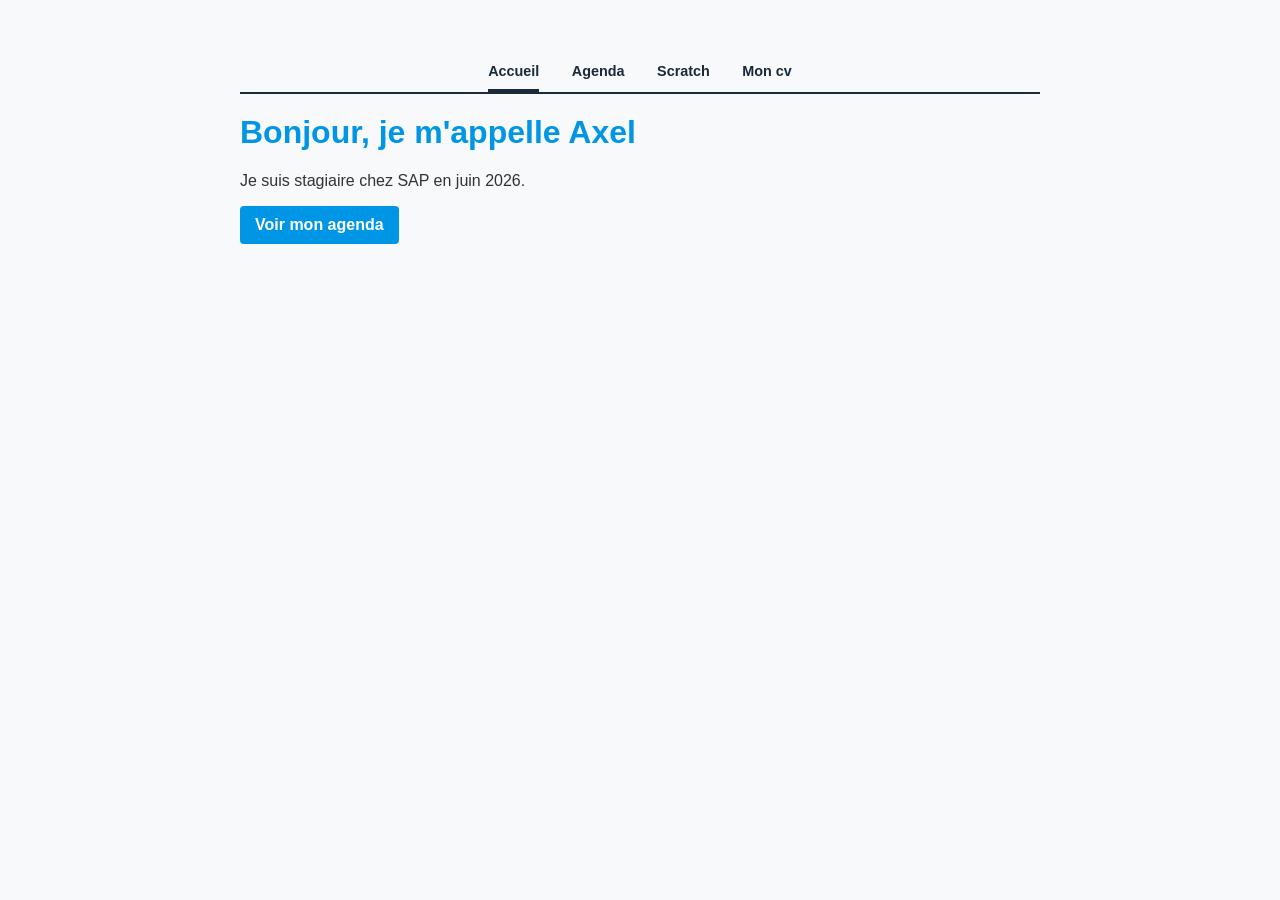
<file: index.html>
<!DOCTYPE html>
<html lang="fr">
<head>
  <meta charset="UTF-8">
  <title>Mon site du stage</title>
  <link rel="stylesheet" href="style.css">
</head>
<body>

  <main>
    <nav class="navbar">
    <a href="index.html" class="active">Accueil</a>
    <a href="agenda.html">Agenda</a>
    <a href="scratch.html">Scratch</a>
    <a href="cv.html">Mon cv</a>
  </nav>
    <h1>Bonjour, je m'appelle Axel</h1>
    <p>Je suis stagiaire chez SAP en juin 2026.</p>
    <a href="agenda.html" class="btn"> Voir mon agenda</a>
  </main>

</body>
</html>
</file>
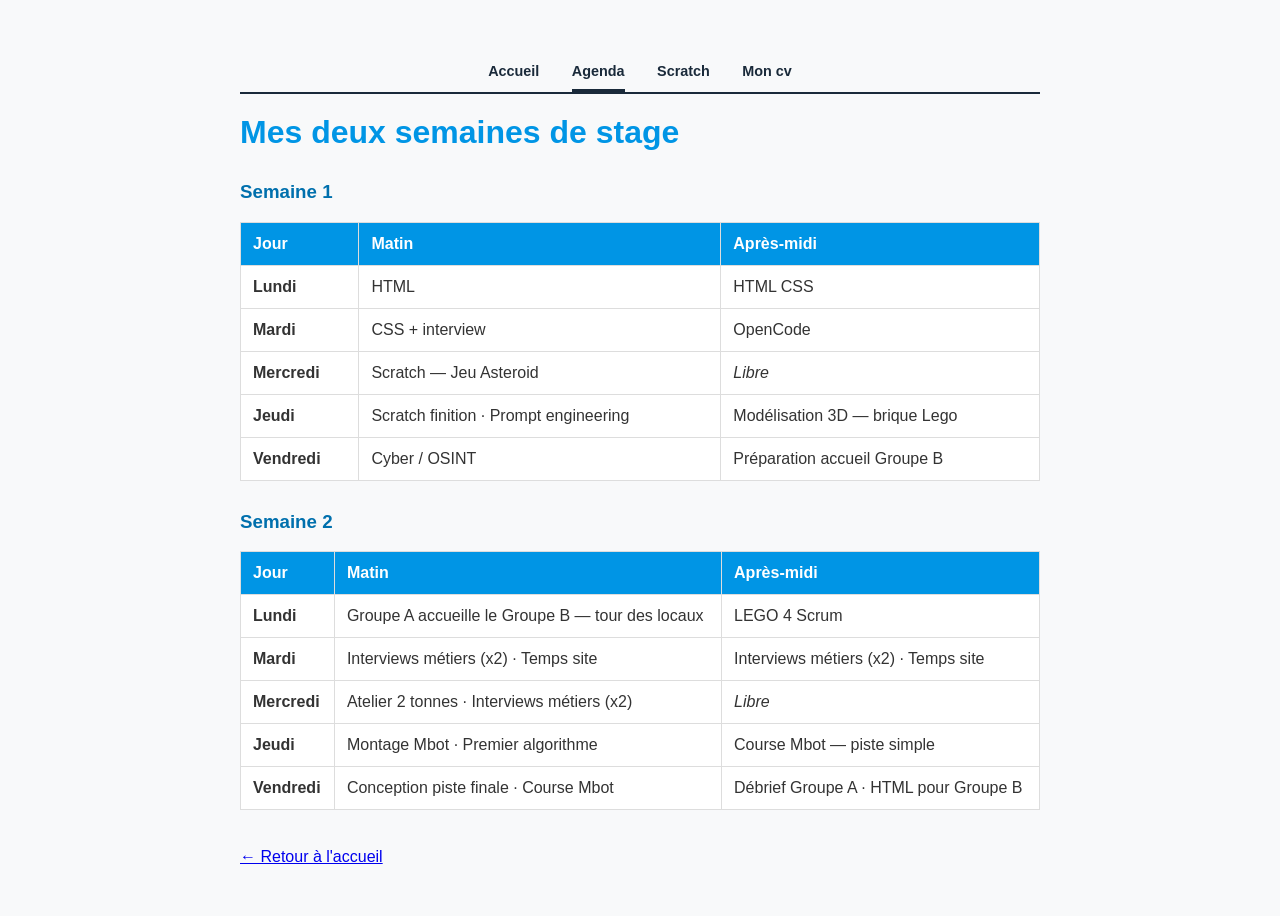
<file: agenda.html>
<!DOCTYPE html>
<html lang="fr">
<head>
  <meta charset="UTF-8">
  <title>Mon site - Agenda</title>
  <link rel="stylesheet" href="style.css">
</head>
<body>

  <main>
    <nav class="navbar">
    <a href="index.html">Accueil</a>
    <a href="agenda.html" class="active">Agenda</a>
    <a href="scratch.html">Scratch</a>
    <a href="cv.html">Mon cv</a>
  </nav>
    <h1>Mes deux semaines de stage</h1>

    <h3>Semaine 1</h3>
    <table>
      <tr>
        <th>Jour</th>
        <th>Matin</th>
        <th>Après-midi</th>
      </tr>
      <tr>
        <td><strong>Lundi</strong></td>
        <td>HTML</td>
        <td>HTML CSS</td>
      </tr>
      <tr>
        <td><strong>Mardi</strong></td>
        <td>CSS + interview</td>
        <td>OpenCode</td>
      </tr>
      <tr>
        <td><strong>Mercredi</strong></td>
        <td>Scratch — Jeu Asteroid</td>
        <td><em>Libre</em></td>
      </tr>
      <tr>
        <td><strong>Jeudi</strong></td>
        <td>Scratch finition · Prompt engineering</td>
        <td>Modélisation 3D — brique Lego</td>
      </tr>
      <tr>
        <td><strong>Vendredi</strong></td>
        <td>Cyber / OSINT</td>
        <td>Préparation accueil Groupe B</td>
      </tr>
    </table>

    <h3>Semaine 2</h3>
    <table>
      <tr>
        <th>Jour</th>
        <th>Matin</th>
        <th>Après-midi</th>
      </tr>
      <tr>
        <td><strong>Lundi</strong></td>
        <td>Groupe A accueille le Groupe B — tour des locaux</td>
        <td>LEGO 4 Scrum</td>
      </tr>
      <tr>
        <td><strong>Mardi</strong></td>
        <td>Interviews métiers (x2) · Temps site</td>
        <td>Interviews métiers (x2) · Temps site</td>
      </tr>
      <tr>
        <td><strong>Mercredi</strong></td>
        <td>Atelier 2 tonnes · Interviews métiers (x2)</td>
        <td><em>Libre</em></td>
      </tr>
      <tr>
        <td><strong>Jeudi</strong></td>
        <td>Montage Mbot · Premier algorithme</td>
        <td>Course Mbot — piste simple</td>
      </tr>
      <tr>
        <td><strong>Vendredi</strong></td>
        <td>Conception piste finale · Course Mbot</td>
        <td>Débrief Groupe A · HTML pour Groupe B</td>
      </tr>
    </table>

    <br>
    <a href="index.html" class="back-link">← Retour à l'accueil</a>
  </main>

</body>
</html>
</file>
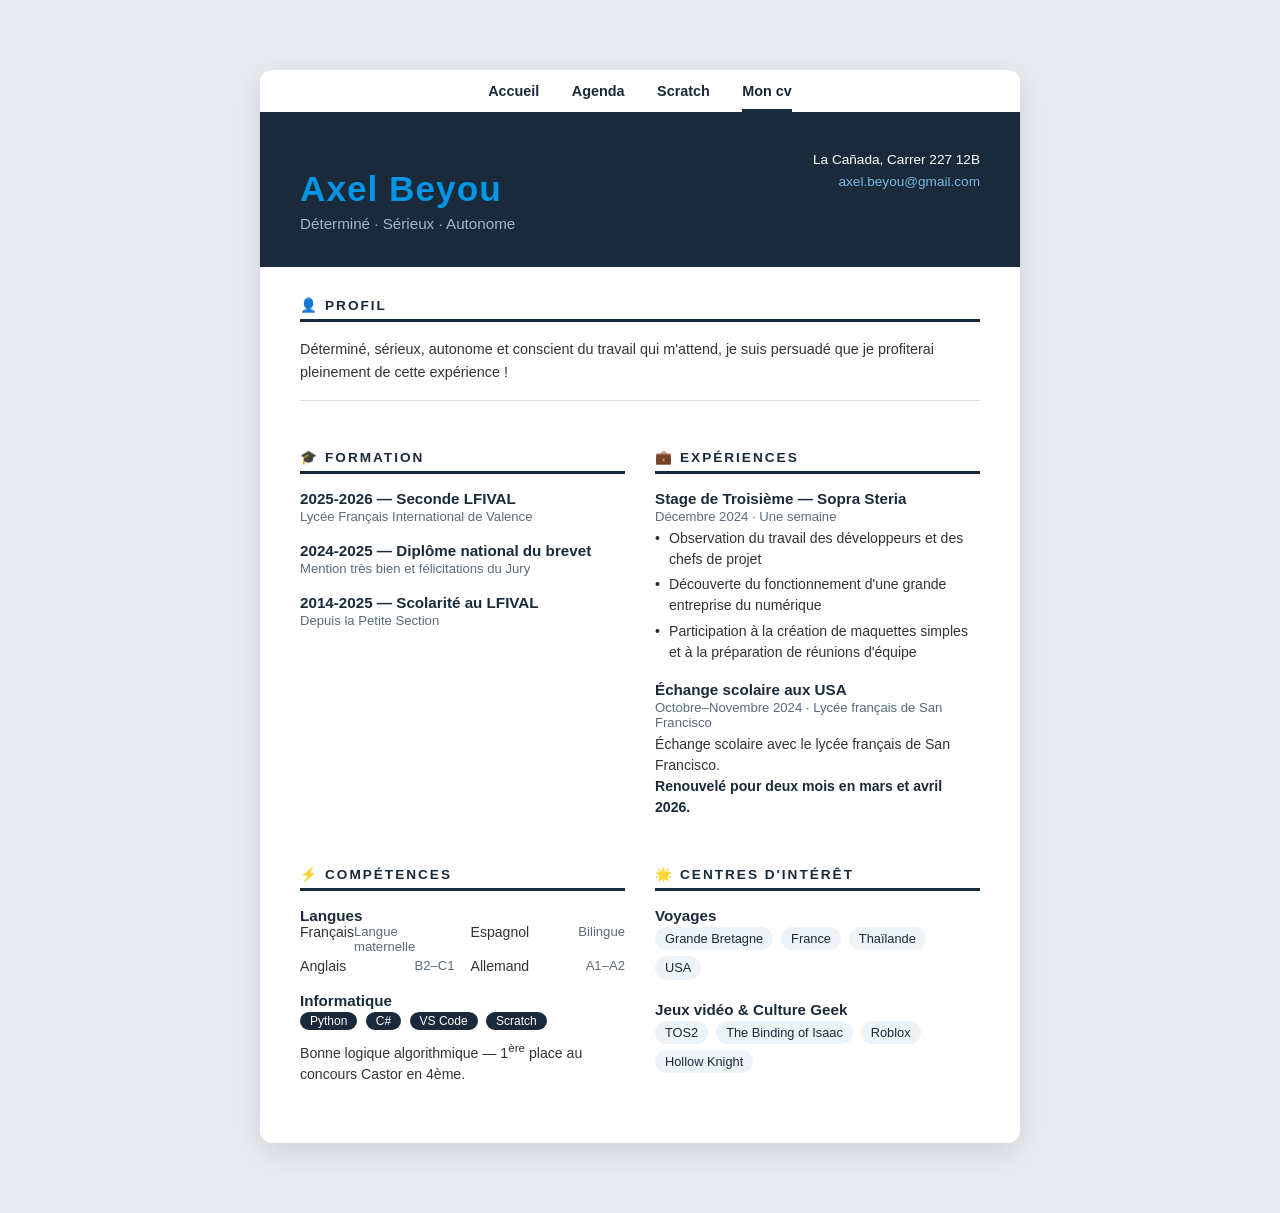
<file: cv.html>
<!DOCTYPE html>
<html lang="fr">
<head>
    <meta charset="UTF-8">
    <meta name="viewport" content="width=device-width, initial-scale=1.0">
    <title>CV - Axel Beyou</title>
    <link rel="stylesheet" href="style.css">
    <style>
        * { margin: 0; padding: 0; box-sizing: border-box; }
        body { font-family: 'Segoe UI', Tahoma, Geneva, Verdana, sans-serif; background: #e8ecf1; display: flex; justify-content: center; padding: 40px 20px; }
        .cv { max-width: 900px; width: 100%; background: #fff; border-radius: 12px; box-shadow: 0 8px 30px rgba(0,0,0,.12); overflow: hidden; }

        .header { background: #1a2a3a; color: #fff; padding: 35px 40px; display: flex; justify-content: space-between; align-items: flex-start; }
        .header h1 { font-size: 2.2rem; font-weight: 700; letter-spacing: 1px; }
        .header .subtitle { margin-top: 6px; font-size: .95rem; color: #a0b8cc; }
        .contact { text-align: right; font-size: .85rem; line-height: 1.6; }
        .contact a { color: #7ab8e0; text-decoration: none; }
        .contact a:hover { text-decoration: underline; }

        .body { padding: 30px 40px 40px; display: grid; grid-template-columns: 1fr 1fr; gap: 30px; }
        .section { break-inside: avoid; }
        .section h2 { font-size: .85rem; text-transform: uppercase; letter-spacing: 2px; color: #1a2a3a; border-bottom: 3px solid #1a2a3a; padding-bottom: 6px; margin-bottom: 16px; }
        .section h2 .icon { margin-right: 6px; }

        .entry { margin-bottom: 18px; }
        .entry-title { font-weight: 700; font-size: .95rem; color: #1a2a3a; }
        .entry-sub { font-size: .82rem; color: #5a6a7a; margin: 2px 0 4px; }
        .entry-desc { font-size: .88rem; line-height: 1.5; color: #333; }
        .entry-desc ul { list-style: none; padding-left: 0; }
        .entry-desc li { position: relative; padding-left: 14px; margin-bottom: 4px; }
        .entry-desc li::before { content: "•"; position: absolute; left: 0; color: #1a2a3a; }

        .badge { display: inline-block; background: #eef3f8; color: #1a2a3a; font-size: .8rem; padding: 2px 10px; border-radius: 20px; margin: 3px 4px 3px 0; }
        .tag { display: inline-block; background: #1a2a3a; color: #fff; font-size: .75rem; padding: 2px 10px; border-radius: 20px; margin: 3px 4px 3px 0; }
        .highlight { font-weight: 600; color: #1a2a3a; }

        .interests { display: flex; flex-wrap: wrap; gap: 6px; margin-top: 4px; }

        .profile-text { font-size: .9rem; line-height: 1.6; color: #333; margin-bottom: 16px; }
        .lang-grid { display: grid; grid-template-columns: 1fr 1fr; gap: 4px 16px; font-size: .88rem; }
        .lang-item { display: flex; justify-content: space-between; }
        .lang-item .level { color: #5a6a7a; font-size: .82rem; }

        .full-width { grid-column: 1 / -1; }
        .divider { border: 0; border-top: 1px solid #ddd; margin: 6px 0 18px; }

        @media (max-width: 680px) {
            .header { flex-direction: column; gap: 12px; }
            .contact { text-align: left; }
            .body { grid-template-columns: 1fr; padding: 20px; }
            .header { padding: 25px 20px; }
        }
    </style>
</head>
<body>
<div class="cv">
    <nav class="navbar">
    <a href="index.html">Accueil</a>
    <a href="agenda.html">Agenda</a>
    <a href="scratch.html">Scratch</a>
    <a href="cv.html" class="active">Mon cv</a>
  </nav>

    <div class="header">
        <div>
            <h1>Axel Beyou</h1>
            <div class="subtitle">Déterminé · Sérieux · Autonome</div>
        </div>
        <div class="contact">
            La Cañada, Carrer 227 12B<br>
            <a href="mailto:axel.beyou@gmail.com">axel.beyou@gmail.com</a>
        </div>
    </div>

    <div class="body">

        <!-- Profil -->
        <div class="section full-width">
            <h2><span class="icon">👤</span>Profil</h2>
            <p class="profile-text">
                Déterminé, sérieux, autonome et conscient du travail qui m'attend, je suis persuadé que je profiterai pleinement de cette expérience !
            </p>
            <hr class="divider">
        </div>

        <!-- Formation -->
        <div class="section">
            <h2><span class="icon">🎓</span>Formation</h2>
            <div class="entry">
                <div class="entry-title">2025-2026 — Seconde LFIVAL</div>
                <div class="entry-sub">Lycée Français International de Valence</div>
            </div>
            <div class="entry">
                <div class="entry-title">2024-2025 — Diplôme national du brevet</div>
                <div class="entry-sub">Mention très bien et félicitations du Jury</div>
            </div>
            <div class="entry">
                <div class="entry-title">2014-2025 — Scolarité au LFIVAL</div>
                <div class="entry-sub">Depuis la Petite Section</div>
            </div>
        </div>

        <!-- Expériences -->
        <div class="section">
            <h2><span class="icon">💼</span>Expériences</h2>
            <div class="entry">
                <div class="entry-title">Stage de Troisième — Sopra Steria</div>
                <div class="entry-sub">Décembre 2024 · Une semaine</div>
                <div class="entry-desc">
                    <ul>
                        <li>Observation du travail des développeurs et des chefs de projet</li>
                        <li>Découverte du fonctionnement d'une grande entreprise du numérique</li>
                        <li>Participation à la création de maquettes simples et à la préparation de réunions d'équipe</li>
                    </ul>
                </div>
            </div>
            <div class="entry">
                <div class="entry-title">Échange scolaire aux USA</div>
                <div class="entry-sub">Octobre–Novembre 2024 · Lycée français de San Francisco</div>
                <div class="entry-desc">
                    Échange scolaire avec le lycée français de San Francisco.<br>
                    <span class="highlight">Renouvelé pour deux mois en mars et avril 2026.</span>
                </div>
            </div>
        </div>

        <!-- Compétences -->
        <div class="section">
            <h2><span class="icon">⚡</span>Compétences</h2>
            <div class="entry">
                <div class="entry-title">Langues</div>
                <div class="lang-grid">
                    <div class="lang-item"><span>Français</span><span class="level">Langue maternelle</span></div>
                    <div class="lang-item"><span>Espagnol</span><span class="level">Bilingue</span></div>
                    <div class="lang-item"><span>Anglais</span><span class="level">B2–C1</span></div>
                    <div class="lang-item"><span>Allemand</span><span class="level">A1–A2</span></div>
                </div>
            </div>
            <div class="entry">
                <div class="entry-title">Informatique</div>
                <div>
                    <span class="tag">Python</span>
                    <span class="tag">C#</span>
                    <span class="tag">VS Code</span>
                    <span class="tag">Scratch</span>
                </div>
                <div class="entry-desc" style="margin-top:6px;">
                    Bonne logique algorithmique — 1<sup>ère</sup> place au concours Castor en 4ème.
                </div>
            </div>
        </div>

        <!-- Centres d'intérêt -->
        <div class="section">
            <h2><span class="icon">🌟</span>Centres d'intérêt</h2>
            <div class="entry">
                <div class="entry-title">Voyages</div>
                <div class="entry-desc">
                    <span class="badge">Grande Bretagne</span>
                    <span class="badge">France</span>
                    <span class="badge">Thaïlande</span>
                    <span class="badge">USA</span>
                </div>
            </div>
            <div class="entry">
                <div class="entry-title">Jeux vidéo & Culture Geek</div>
                <div class="entry-desc">
                    <span class="badge">TOS2</span>
                    <span class="badge">The Binding of Isaac</span>
                    <span class="badge">Roblox</span>
                    <span class="badge">Hollow Knight</span>
                </div>
            </div>
        </div>

    </div>
</div>
</body>
</html>
</file>
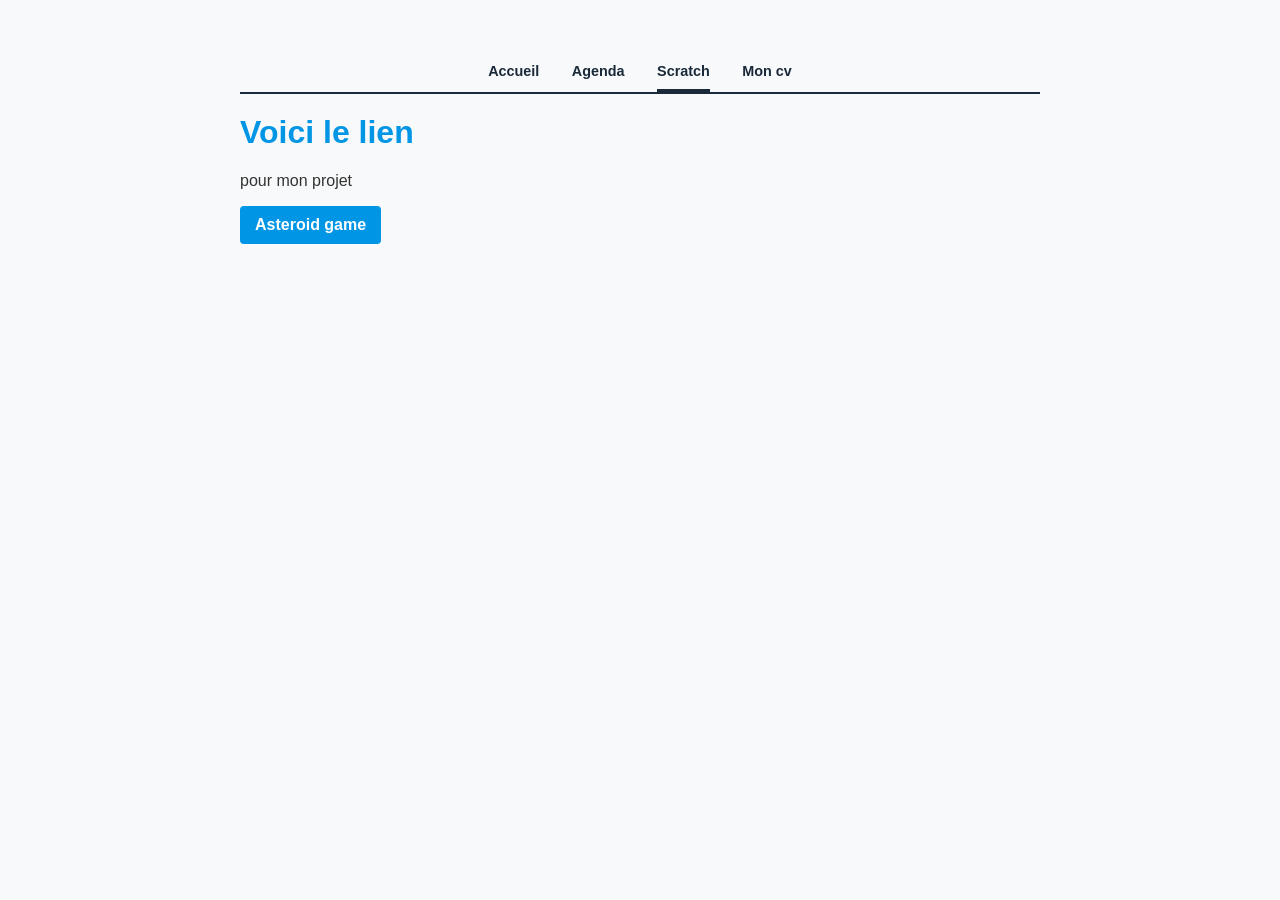
<file: scratch.html>
<!DOCTYPE html>
<html lang="fr">
<head>
  <meta charset="UTF-8">
  <title>Mon projet scratch</title>
  <link rel="stylesheet" href="style.css">
</head>
<body>

  <main>
    <nav class="navbar">
    <a href="index.html">Accueil</a>
    <a href="agenda.html">Agenda</a>
    <a href="scratch.html" class="active">Scratch</a>
    <a href="cv.html">Mon cv</a>
  </nav>
    <h1>Voici le lien</h1>
    <p>pour mon projet</p>
    <a href="https://scratch.mit.edu/projects/1330334859/" class="btn"> Asteroid game</a>
  </main>

</body>
</html>
</file>
<file: style.css>
/* Base styles */
body {
  background-color: #f8f9fa; /* Soft off-white, easier on the eyes */
  color: #333333;
  font-family: Arial, sans-serif;
  max-width: 800px;
  margin: 30px auto; /* Properly centers the webpage container */
  padding: 20px;
}

/* Titles */
h1 {
  color: #0095e5;
  margin-top: 20px;
}

h3 {
  color: #0070ad;
  margin-top: 30px;
}

/* Simple Navigation Styling */
nav.navbar {
  background: none;
  padding: 12px 0 0;
  margin: 0 0 0;
  border-radius: 0;
  border-bottom: 2px solid #1a2a3a;
  text-align: center;
}

nav.navbar a {
  color: #1a2a3a;
  text-decoration: none;
  margin: 0 14px;
  font-weight: 600;
  font-size: .9rem;
  padding-bottom: 10px;
  display: inline-block;
}

nav.navbar a.active {
  border-bottom: 3px solid #1a2a3a;
}

nav.navbar a:hover {
  color: #0070ad;
}

/* Table styling */
table {
  border-collapse: collapse;
  width: 100%;
  margin-bottom: 20px;
  background-color: white;
}

th, td {
  border: 1px solid #dddddd; /* Thin, visible gray borders */
  padding: 12px;
  text-align: left;
}

th {
  background-color: #0095e5;
  color: #ffffff;
}

/* Optional fun button trick */
.btn {
  display: inline-block;
  background-color: #0095e5;
  color: white !important;
  padding: 10px 15px;
  text-decoration: none;
  border-radius: 4px;
  font-weight: bold;
}
</file>
